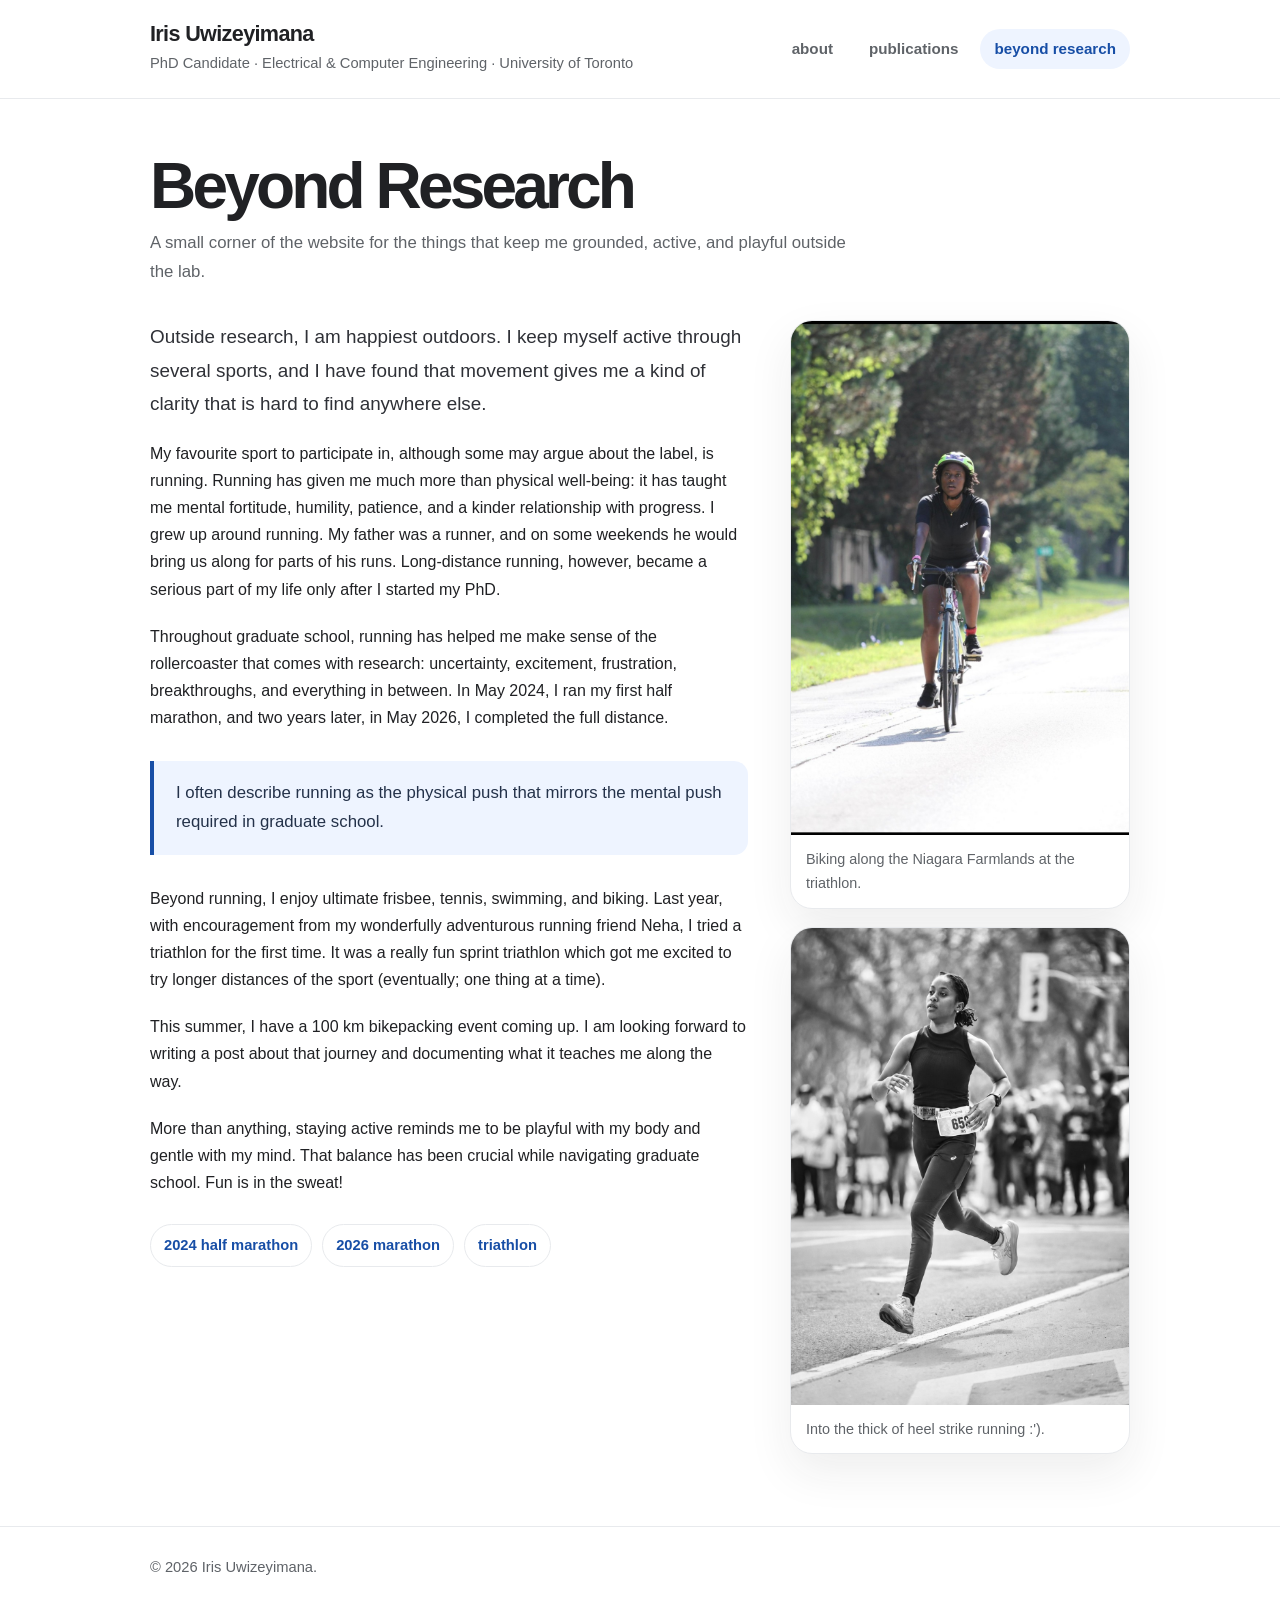
<file: beyond-research/index.html>
<!doctype html>
<html lang="en">
<head>
  <meta charset="utf-8">
  <meta name="viewport" content="width=device-width, initial-scale=1">
  <title>Beyond Research · Iris Uwizeyimana</title>
  <meta name="description" content="Beyond research: running, biking, and staying active outdoors.">
  <link rel="stylesheet" href="../assets/css/main.css">
</head>
<body>
  <header class="site-header">
    <div class="site-shell header-inner">
      <a class="brand" href="/" aria-label="Home">
        <span class="brand-name">Iris Uwizeyimana</span>
        <span class="brand-subtitle">PhD Candidate · Electrical &amp; Computer Engineering · University of Toronto</span>
      </a>
      <nav class="nav" aria-label="Primary navigation">
        <a href="/">about</a>
        <a href="/publications/">publications</a>
        <a class="active" href="/beyond-research/">beyond research</a>
      </nav>
    </div>
  </header>

  <main class="site-shell">
    <h1 class="page-title">Beyond Research</h1>
    <p class="page-kicker">A small corner of the website for the things that keep me grounded, active, and playful outside the lab.</p>

    <div class="beyond-grid">
      <article class="essay">
        <p class="lede">
          Outside research, I am happiest outdoors. I keep myself active through several sports, and I have found that movement gives me a kind of clarity that is hard to find anywhere else.
        </p>

        <p>
          My favourite sport to participate in, although some may argue about the label, is running. Running has given me much more than physical well-being: it has taught me mental fortitude, humility, patience, and a kinder relationship with progress. I grew up around running. My father was a runner, and on some weekends he would bring us along for parts of his runs. Long-distance running, however, became a serious part of my life only after I started my PhD.
        </p>

        <p>
          Throughout graduate school, running has helped me make sense of the rollercoaster that comes with research: uncertainty, excitement, frustration, breakthroughs, and everything in between. In May 2024, I ran my first half marathon, and two years later, in May 2026, I completed the full distance. 
        </p>

        <blockquote>
          I often describe running as the physical push that mirrors the mental push required in graduate school.
        </blockquote>

        <p>
          Beyond running, I enjoy ultimate frisbee, tennis, swimming, and biking. Last year, with encouragement from my wonderfully adventurous running friend Neha, I tried a triathlon for the first time. It was a really fun sprint triathlon which got me excited to try longer distances of the sport (eventually; one thing at a time).
        </p>

        <p>
          This summer, I have a 100 km bikepacking event coming up. I am looking forward to writing a post about that journey and documenting what it teaches me along the way.
        </p>

        <p>
          More than anything, staying active reminds me to be playful with my body and gentle with my mind. That balance has been crucial while navigating graduate school. Fun is in the sweat!
        </p>

        <div class="link-pills" aria-label="Race links">
          <a href="https://sportstats.one/event/toronto-marathon/leaderboard/130409?focus=5388&amp;type=pid" target="_blank" rel="noopener">2024 half marathon</a>
          <a href="https://sportstats.one/event/toronto-marathon/leaderboard/145787?focus=653&amp;type=pid" target="_blank" rel="noopener">2026 marathon</a>
          <a href="https://sportstats.one/event/womens-triathlon-festival/leaderboard/144580?focus=1682&amp;type=pid" target="_blank" rel="noopener">triathlon</a>
        </div>
      </article>

      <aside class="photo-stack" aria-label="Beyond research photos">
        <figure class="photo-card">
          <img src="../assets/img/cycling.jpg" alt="Iris riding a bicycle on a tree-lined road.">
          <figcaption>Biking along the Niagara Farmlands at the triathlon.</figcaption>
        </figure>
        <figure class="photo-card">
          <img src="../assets/img/running.jpg" alt="Iris running in a road race.">
          <figcaption>Into the thick of heel strike running :').</figcaption>
        </figure>
      </aside>
    </div>
  </main>

  <footer class="site-footer">
    <div class="site-shell">
      <p>© <span id="year">2026</span> Iris Uwizeyimana.</p>
    </div>
  </footer>
</body>
</html>
</file>
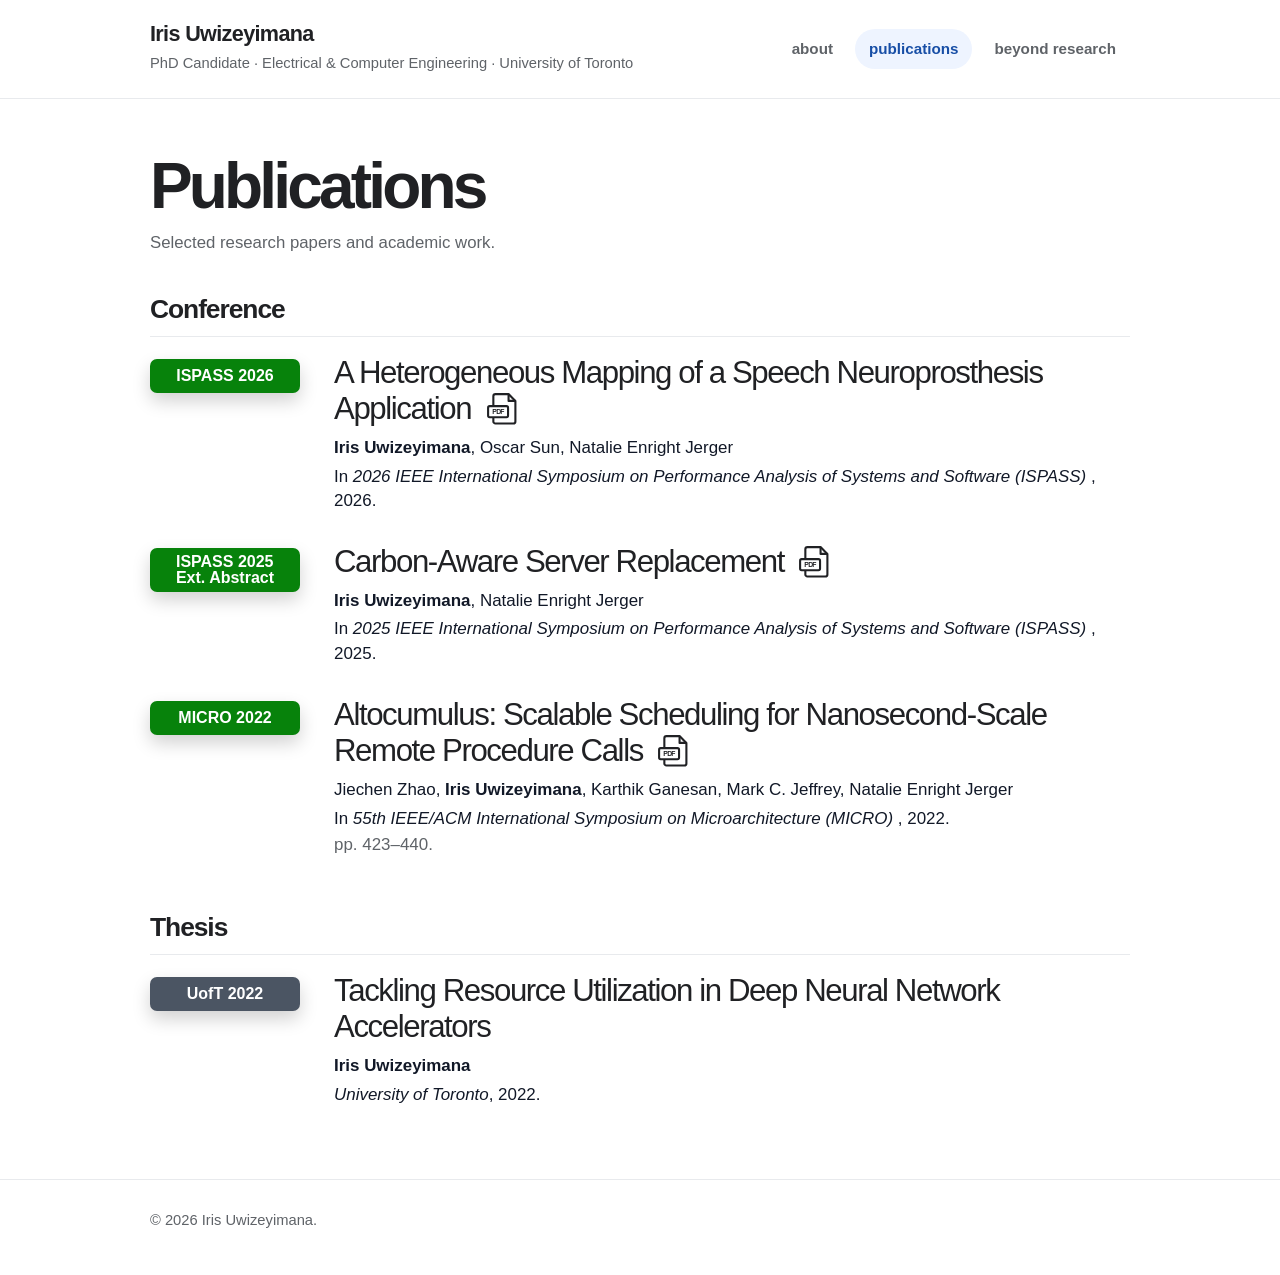
<file: publications/index.html>
<!doctype html>
<html lang="en">

<head>
  <meta charset="utf-8">
  <meta name="viewport" content="width=device-width, initial-scale=1">
  <title>Publications · Iris Uwizeyimana</title>
  <meta name="description" content="Publications by Iris Uwizeyimana.">
  <link rel="stylesheet" href="../assets/css/main.css">
</head>

<style>
  .pub-badge {
    color: #ffffff;
  }

  .pub-title-with-pdf {
    display: block;
  }

  .pub-title-with-pdf>a:first-child {
    display: inline;
  }

  .pub-pdf-link {
    display: inline-flex;
    align-items: center;
    justify-content: center;
    margin-left: 0.45rem;
    padding: 0;
    border: none;
    background: none;
    color: #1d1d1f;
    text-decoration: none;
    vertical-align: -0.4rem;
    transition: transform 0.15s ease, opacity 0.15s ease;
  }

  .pub-pdf-link:hover,
  .pub-pdf-link:focus-visible {
    color: #1d1d1f;
    background: none;
    opacity: 0.65;
    transform: translateY(-1px);
  }

  .pub-pdf-icon {
    width: 2.1rem;
    height: 2.1rem;
    overflow: visible;
  }
</style>
</head>

<body>
  <header class="site-header">
    <div class="site-shell header-inner">
      <a class="brand" href="/" aria-label="Home">
        <span class="brand-name">Iris Uwizeyimana</span>
        <span class="brand-subtitle">PhD Candidate · Electrical &amp; Computer Engineering · University of
          Toronto</span>
      </a>
      <nav class="nav" aria-label="Primary navigation">
        <a href="/">about</a>
        <a class="active" href="/publications/">publications</a>
        <a href="/beyond-research/">beyond research</a>
      </nav>
    </div>
  </header>

  <main class="site-shell">
    <h1 class="page-title">Publications</h1>
    <p class="page-kicker">Selected research papers and academic work.</p>

    <section class="publication-section" aria-labelledby="conference-publications">
      <h2 id="conference-publications" class="section-heading">Conference</h2>

      <div class="pub-list">
        <!-- ISPASS 2026 -->
        <article class="pub-item">
          <div class="pub-badge">ISPASS 2026</div>

          <div class="pub-content">
            <h3 class="pub-title pub-title-with-pdf">
              <a href="https://scholar.google.ca/scholar?q=%22A+Heterogeneous+Mapping+of+a+Speech+Neuroprosthesis+Application%22"
                target="_blank" rel="noopener">
                A Heterogeneous Mapping of a Speech Neuroprosthesis Application
              </a>

              <a class="pub-pdf-link"
                href="../papers_pdf/Heterogeneous_Compute.pdf"
                target="_blank" rel="noopener" title="Open PDF"
                aria-label="Open PDF: A Heterogeneous Mapping of a Speech Neuroprosthesis Application">
                <svg class="pub-pdf-icon" viewBox="0 0 64 64" aria-hidden="true">
                  <!-- Document outline -->
                  <path d="M18 4H43L56 17V56
               C56 58.2 54.2 60 52 60H18
               C15.8 60 14 58.2 14 56V8
               C14 5.8 15.8 4 18 4Z" fill="none" stroke="currentColor" stroke-width="4" stroke-linejoin="round" />

                  <!-- Folded corner -->
                  <path d="M43 4V17H56" fill="none" stroke="currentColor" stroke-width="4" stroke-linejoin="round" />

                  <!-- PDF label box -->
                  <rect x="4" y="27" width="38" height="21" rx="3" fill="white" stroke="currentColor"
                    stroke-width="4" />

                  <!-- PDF text -->
                  <text x="23" y="42" text-anchor="middle" font-family="Arial, sans-serif" font-size="13"
                    font-weight="700" fill="currentColor">
                    PDF
                  </text>
                </svg>
              </a>
            </h3>

            <p class="pub-authors">
              <span class="author-me">Iris Uwizeyimana</span>,
              Oscar Sun, Natalie Enright Jerger
            </p>

            <p class="pub-venue">
              In
              <em>
                2026 IEEE International Symposium on Performance Analysis
                of Systems and Software (ISPASS)
              </em>,
              2026.
            </p>
          </div>
        </article>


        <!-- ISPASS 2025 -->
        <article class="pub-item">
          <div class="pub-badge">
            ISPASS 2025 <br>
            Ext. Abstract
          </div>

          <div class="pub-content">
            <h3 class="pub-title pub-title-with-pdf">
              <a href="https://scholar.google.ca/scholar?q=%22Carbon-Aware+Server+Replacement%22+%22Iris+Uwizeyimana%22"
                target="_blank" rel="noopener">
                Carbon-Aware Server Replacement
              </a>

              <a class="pub-pdf-link" href="../papers_pdf/Carbon_Aware_Server_Replacement.pdf" target="_blank"
                rel="noopener" title="Open PDF" aria-label="Open PDF: Carbon-Aware Server Replacement">
                <svg class="pub-pdf-icon" viewBox="0 0 64 64" aria-hidden="true">
                  <!-- Document outline -->
                  <path d="M18 4H43L56 17V56
               C56 58.2 54.2 60 52 60H18
               C15.8 60 14 58.2 14 56V8
               C14 5.8 15.8 4 18 4Z" fill="none" stroke="currentColor" stroke-width="4" stroke-linejoin="round" />

                  <!-- Folded corner -->
                  <path d="M43 4V17H56" fill="none" stroke="currentColor" stroke-width="4" stroke-linejoin="round" />

                  <!-- PDF label box -->
                  <rect x="4" y="27" width="38" height="21" rx="3" fill="white" stroke="currentColor"
                    stroke-width="4" />

                  <!-- PDF text -->
                  <text x="23" y="42" text-anchor="middle" font-family="Arial, sans-serif" font-size="13"
                    font-weight="700" fill="currentColor">
                    PDF
                  </text>
                </svg>
              </a>
            </h3>

            <p class="pub-authors">
              <span class="author-me">Iris Uwizeyimana</span>,
              Natalie Enright Jerger
            </p>

            <p class="pub-venue">
              In
              <em>
                2025 IEEE International Symposium on Performance Analysis
                of Systems and Software (ISPASS)
              </em>,
              2025.
            </p>
          </div>
        </article>


        <!-- MICRO 2022 -->
        <article class="pub-item">
          <div class="pub-badge">MICRO 2022</div>

          <div class="pub-content">
            <h3 class="pub-title pub-title-with-pdf">
              <a href="https://scholar.google.ca/scholar?q=%22Altocumulus:+Scalable+scheduling+for+nanosecond-scale+remote+procedure+calls%22"
                target="_blank" rel="noopener">
                Altocumulus: Scalable Scheduling for Nanosecond-Scale
                Remote Procedure Calls
              </a>

              <a class="pub-pdf-link"
                href="https://www.eecg.utoronto.ca/~ganesa10/assets/pdfs/altocumulus-micro-2022.pdf" target="_blank"
                rel="noopener" title="Open PDF"
                aria-label="Open PDF: Altocumulus: Scalable Scheduling for Nanosecond-Scale Remote Procedure Calls">
                <svg class="pub-pdf-icon" viewBox="0 0 64 64" aria-hidden="true">
                  <!-- Document outline -->
                  <path d="M18 4H43L56 17V56
               C56 58.2 54.2 60 52 60H18
               C15.8 60 14 58.2 14 56V8
               C14 5.8 15.8 4 18 4Z" fill="none" stroke="currentColor" stroke-width="4" stroke-linejoin="round" />

                  <!-- Folded corner -->
                  <path d="M43 4V17H56" fill="none" stroke="currentColor" stroke-width="4" stroke-linejoin="round" />

                  <!-- PDF label box -->
                  <rect x="4" y="27" width="38" height="21" rx="3" fill="white" stroke="currentColor"
                    stroke-width="4" />

                  <!-- PDF text -->
                  <text x="23" y="42" text-anchor="middle" font-family="Arial, sans-serif" font-size="13"
                    font-weight="700" fill="currentColor">
                    PDF
                  </text>
                </svg>
              </a>
            </h3>

            <p class="pub-authors">
              Jiechen Zhao,
              <span class="author-me">Iris Uwizeyimana</span>,
              Karthik Ganesan, Mark C. Jeffrey,
              Natalie Enright Jerger
            </p>

            <p class="pub-venue">
              In
              <em>
                55th IEEE/ACM International Symposium on
                Microarchitecture (MICRO)
              </em>,
              2022.
            </p>

            <p class="pub-details">pp. 423–440.</p>
          </div>
        </article>

      </div>
    </section>

    <section class="publication-section thesis-section" aria-labelledby="thesis-publications">
      <h2 id="thesis-publications" class="section-heading">Thesis</h2>

      <div class="pub-list">
        <article class="pub-item">
          <div class="pub-badge pub-badge-secondary">UofT 2022</div>
          <div class="pub-content">
            <h3 class="pub-title">
              <a href="https://scholar.google.ca/scholar?q=%22Tackling+Resource+Utilization+in+Deep+Neural+Network+Accelerators%22"
                target="_blank" rel="noopener">
                Tackling Resource Utilization in Deep Neural Network Accelerators
              </a>
            </h3>
            <p class="pub-authors"><span class="author-me">Iris Uwizeyimana</span></p>
            <p class="pub-venue"><em>University of Toronto</em>, 2022.</p>
          </div>
        </article>
      </div>
    </section>
  </main>

  <footer class="site-footer">
    <div class="site-shell">
      <p>© <span id="year">2026</span> Iris Uwizeyimana.</p>
    </div>
  </footer>
</body>

</html>
</file>
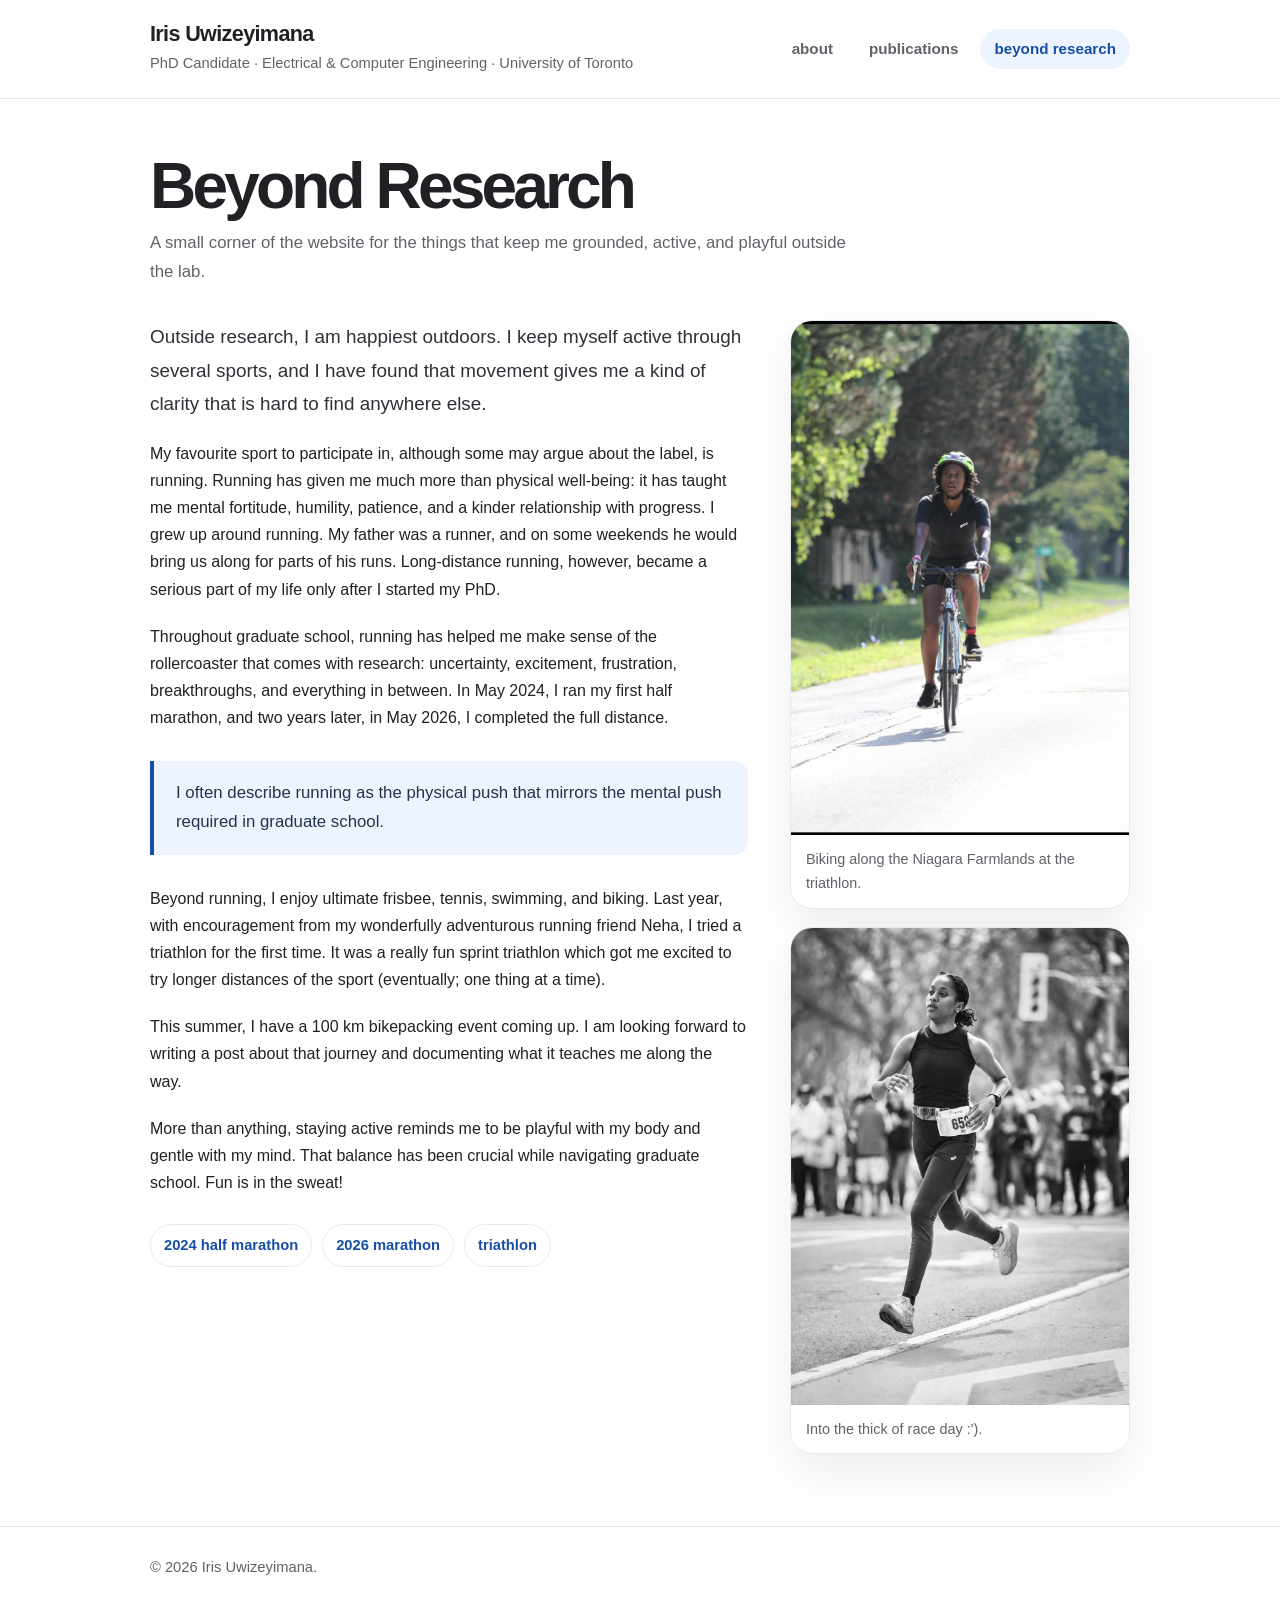
<file: beyond-research.html>
<!doctype html>
<html lang="en">
<head>
  <meta charset="utf-8">
  <meta name="viewport" content="width=device-width, initial-scale=1">
  <title>Beyond Research · Iris Uwizeyimana</title>
  <meta name="description" content="Beyond research: running, biking, and staying active outdoors.">
  <link rel="stylesheet" href="assets/css/main.css">
</head>
<body>
  <header class="site-header">
    <div class="site-shell header-inner">
      <a class="brand" href="index.html" aria-label="Home">
        <span class="brand-name">Iris Uwizeyimana</span>
        <span class="brand-subtitle">PhD Candidate · Electrical &amp; Computer Engineering · University of Toronto</span>
      </a>
      <nav class="nav" aria-label="Primary navigation">
        <a href="index.html">about</a>
        <a href="publications.html">publications</a>
        <a class="active" href="beyond-research.html">beyond research</a>
      </nav>
    </div>
  </header>

  <main class="site-shell">
    <h1 class="page-title">Beyond Research</h1>
    <p class="page-kicker">A small corner of the website for the things that keep me grounded, active, and playful outside the lab.</p>

    <div class="beyond-grid">
      <article class="essay">
        <p class="lede">
          Outside research, I am happiest outdoors. I keep myself active through several sports, and I have found that movement gives me a kind of clarity that is hard to find anywhere else.
        </p>

        <p>
          My favourite sport to participate in, although some may argue about the label, is running. Running has given me much more than physical well-being: it has taught me mental fortitude, humility, patience, and a kinder relationship with progress. I grew up around running. My father was a runner, and on some weekends he would bring us along for parts of his runs. Long-distance running, however, became a serious part of my life only after I started my PhD.
        </p>

        <p>
          Throughout graduate school, running has helped me make sense of the rollercoaster that comes with research: uncertainty, excitement, frustration, breakthroughs, and everything in between. In May 2024, I ran my first half marathon, and two years later, in May 2026, I completed the full distance. 
        </p>

        <blockquote>
          I often describe running as the physical push that mirrors the mental push required in graduate school.
        </blockquote>

        <p>
          Beyond running, I enjoy ultimate frisbee, tennis, swimming, and biking. Last year, with encouragement from my wonderfully adventurous running friend Neha, I tried a triathlon for the first time. It was a really fun sprint triathlon which got me excited to try longer distances of the sport (eventually; one thing at a time).
        </p>

        <p>
          This summer, I have a 100 km bikepacking event coming up. I am looking forward to writing a post about that journey and documenting what it teaches me along the way.
        </p>

        <p>
          More than anything, staying active reminds me to be playful with my body and gentle with my mind. That balance has been crucial while navigating graduate school. Fun is in the sweat!
        </p>

        <div class="link-pills" aria-label="Race links">
          <a href="https://sportstats.one/event/toronto-marathon/leaderboard/130409?focus=5388&amp;type=pid" target="_blank" rel="noopener">2024 half marathon</a>
          <a href="https://sportstats.one/event/toronto-marathon/leaderboard/145787?focus=653&amp;type=pid" target="_blank" rel="noopener">2026 marathon</a>
          <a href="https://sportstats.one/event/womens-triathlon-festival/leaderboard/144580?focus=1682&amp;type=pid" target="_blank" rel="noopener">triathlon</a>
        </div>
      </article>

      <aside class="photo-stack" aria-label="Beyond research photos">
        <figure class="photo-card">
          <img src="assets/img/cycling.jpg" alt="Iris riding a bicycle on a tree-lined road.">
          <figcaption>Biking along the Niagara Farmlands at the triathlon.</figcaption>
        </figure>
        <figure class="photo-card">
          <img src="assets/img/running.jpg" alt="Iris running in a road race.">
          <figcaption>Into the thick of race day :').</figcaption>
        </figure>
      </aside>
    </div>
  </main>

  <footer class="site-footer">
    <div class="site-shell">
      <p>© <span id="year">2026</span> Iris Uwizeyimana.</p>
    </div>
  </footer>
</body>
</html>
</file>
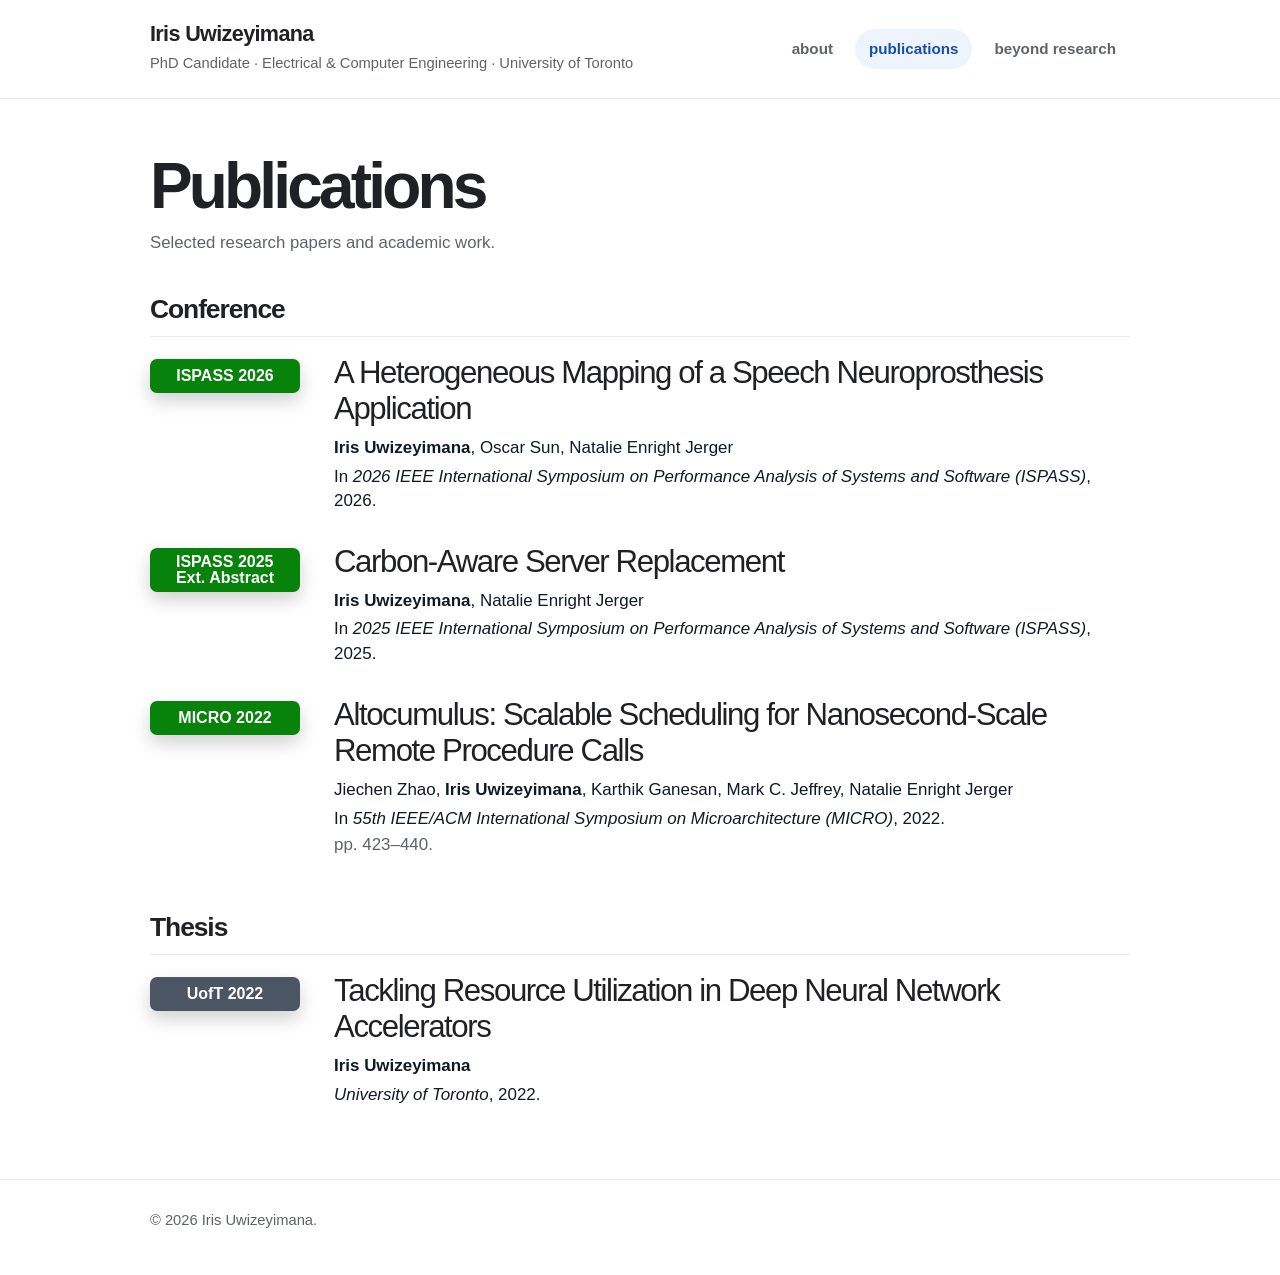
<file: publications.html>
<!doctype html>
<html lang="en">
<head>
  <meta charset="utf-8">
  <meta name="viewport" content="width=device-width, initial-scale=1">
  <title>Publications · Iris Uwizeyimana</title>
  <meta name="description" content="Publications by Iris Uwizeyimana.">
  <link rel="stylesheet" href="assets/css/main.css">
</head>
<body>
  <header class="site-header">
    <div class="site-shell header-inner">
      <a class="brand" href="index.html" aria-label="Home">
        <span class="brand-name">Iris Uwizeyimana</span>
        <span class="brand-subtitle">PhD Candidate · Electrical &amp; Computer Engineering · University of Toronto</span>
      </a>
      <nav class="nav" aria-label="Primary navigation">
        <a href="index.html">about</a>
        <a class="active" href="publications.html">publications</a>
        <a href="beyond-research.html">beyond research</a>
      </nav>
    </div>
  </header>

  <main class="site-shell">
    <h1 class="page-title">Publications</h1>
    <p class="page-kicker">Selected research papers and academic work.</p>

    <section class="publication-section" aria-labelledby="conference-publications">
      <h2 id="conference-publications" class="section-heading">Conference</h2>

      <div class="pub-list">
        <article class="pub-item">
          <div class="pub-badge">ISPASS 2026</div>
          <div class="pub-content">
            <h3 class="pub-title">
              <a href="https://scholar.google.ca/scholar?q=%22A+Heterogeneous+Mapping+of+a+Speech+Neuroprosthesis+Application%22" target="_blank" rel="noopener">
                A Heterogeneous Mapping of a Speech Neuroprosthesis Application
              </a>
            </h3>
            <p class="pub-authors"><span class="author-me">Iris Uwizeyimana</span>, Oscar Sun, Natalie Enright Jerger</p>
            <p class="pub-venue">In <em>2026 IEEE International Symposium on Performance Analysis of Systems and Software (ISPASS)</em>, 2026.</p>
          </div>
        </article>

        <article class="pub-item">
          <div class="pub-badge">ISPASS 2025 <br> Ext. Abstract</div>
          <div class="pub-content">
            <h3 class="pub-title">
              <a href="https://scholar.google.ca/scholar?q=%22Carbon-Aware+Server+Replacement%22+%22Iris+Uwizeyimana%22" target="_blank" rel="noopener">
                Carbon-Aware Server Replacement
              </a>
            </h3>
            <p class="pub-authors"><span class="author-me">Iris Uwizeyimana</span>, Natalie Enright Jerger</p>
            <p class="pub-venue">In <em>2025 IEEE International Symposium on Performance Analysis of Systems and Software (ISPASS)</em>, 2025.</p>
          </div>
        </article>

        <article class="pub-item">
          <div class="pub-badge">MICRO 2022</div>
          <div class="pub-content">
            <h3 class="pub-title">
              <a href="https://scholar.google.ca/scholar?q=%22Altocumulus:+Scalable+scheduling+for+nanosecond-scale+remote+procedure+calls%22" target="_blank" rel="noopener">
                Altocumulus: Scalable Scheduling for Nanosecond-Scale Remote Procedure Calls
              </a>
            </h3>
            <p class="pub-authors">Jiechen Zhao, <span class="author-me">Iris Uwizeyimana</span>, Karthik Ganesan, Mark C. Jeffrey, Natalie Enright Jerger</p>
            <p class="pub-venue">In <em>55th IEEE/ACM International Symposium on Microarchitecture (MICRO)</em>, 2022.</p>
            <p class="pub-details">pp. 423–440.</p>
          </div>
        </article>
      </div>
    </section>

    <section class="publication-section thesis-section" aria-labelledby="thesis-publications">
      <h2 id="thesis-publications" class="section-heading">Thesis</h2>

      <div class="pub-list">
        <article class="pub-item">
          <div class="pub-badge pub-badge-secondary">UofT 2022</div>
          <div class="pub-content">
            <h3 class="pub-title">
              <a href="https://scholar.google.ca/scholar?q=%22Tackling+Resource+Utilization+in+Deep+Neural+Network+Accelerators%22" target="_blank" rel="noopener">
                Tackling Resource Utilization in Deep Neural Network Accelerators
              </a>
            </h3>
            <p class="pub-authors"><span class="author-me">Iris Uwizeyimana</span></p>
            <p class="pub-venue"><em>University of Toronto</em>, 2022.</p>
          </div>
        </article>
      </div>
    </section>
  </main>

  <footer class="site-footer">
    <div class="site-shell">
      <p>© <span id="year">2026</span> Iris Uwizeyimana.</p>
    </div>
  </footer>
</body>
</html>
</file>
<file: assets/css/main.css>
:root {
  --bg: #ffffff;
  --text: #202124;
  --muted: #5f6368;
  --line: #e8eaed;
  --accent: #174ea6;
  --accent-soft: #eef4ff;
  --card: #fafafa;
  --shadow: 0 18px 45px rgba(32, 33, 36, 0.08);
  --radius: 18px;
  --content-width: 980px;
}

* {
  box-sizing: border-box;
}

html {
  scroll-behavior: smooth;
}

body {
  margin: 0;
  background: var(--bg);
  color: var(--text);
  font-family: -apple-system, BlinkMacSystemFont, "Segoe UI", Roboto, Helvetica, Arial, sans-serif;
  font-size: 16px;
  line-height: 1.7;
}

body::selection,
::selection {
  background: var(--accent-soft);
}

a {
  color: var(--accent);
  text-decoration: none;
  text-underline-offset: 0.22em;
}

a:hover,
a:focus {
  text-decoration: underline;
}

.site-shell {
  width: min(calc(100% - 40px), var(--content-width));
  margin: 0 auto;
}

.site-header {
  border-bottom: 1px solid var(--line);
  background: rgba(255, 255, 255, 0.92);
  backdrop-filter: blur(12px);
  position: sticky;
  top: 0;
  z-index: 20;
}

.header-inner {
  display: flex;
  align-items: center;
  justify-content: space-between;
  gap: 24px;
  padding: 22px 0;
}

.brand {
  min-width: 260px;
}

.brand-name {
  display: block;
  color: var(--text);
  font-size: 1.35rem;
  font-weight: 720;
  letter-spacing: -0.03em;
  line-height: 1.15;
}

.brand-subtitle {
  display: block;
  color: var(--muted);
  font-size: 0.92rem;
  margin-top: 4px;
}

.nav {
  display: flex;
  align-items: center;
  gap: 8px;
  flex-wrap: wrap;
  justify-content: flex-end;
}

.nav a {
  color: var(--muted);
  border-radius: 999px;
  padding: 7px 14px;
  font-size: 0.95rem;
  font-weight: 600;
  text-decoration: none;
}

.nav a:hover,
.nav a:focus,
.nav a.active {
  color: var(--accent);
  background: var(--accent-soft);
}

main {
  padding: 54px 0 72px;
}

.page-title {
  margin: 0 0 10px;
  font-size: clamp(2.1rem, 5vw, 4.1rem);
  line-height: 1.04;
  letter-spacing: -0.06em;
}

.page-kicker {
  margin: 0 0 34px;
  color: var(--muted);
  max-width: 720px;
  font-size: 1.05rem;
}

.hero-card,
.blank-card,
.note-card {
  border: 1px solid var(--line);
  border-radius: var(--radius);
  background: var(--card);
  padding: 30px;
  box-shadow: var(--shadow);
}

.hero-card h2,
.blank-card h2,
.note-card h2 {
  margin-top: 0;
  letter-spacing: -0.03em;
}

.blank-card {
  min-height: 320px;
  display: grid;
  place-items: center;
  text-align: center;
}

.blank-card p {
  margin: 0 auto;
  max-width: 560px;
  color: var(--muted);
}

.meta-list {
  display: grid;
  gap: 12px;
  margin: 24px 0 0;
  padding: 0;
  list-style: none;
}

.meta-list li {
  display: flex;
  gap: 12px;
  align-items: baseline;
}

.meta-list strong {
  min-width: 92px;
  color: var(--text);
}

.beyond-grid {
  display: grid;
  grid-template-columns: minmax(0, 1fr) 340px;
  gap: 42px;
  align-items: start;
}

.essay {
  max-width: 680px;
}

.essay p {
  margin: 0 0 1.25rem;
}

.essay p.lede {
  font-size: 1.18rem;
  color: #2f3137;
  line-height: 1.75;
}

.essay blockquote {
  margin: 30px 0;
  padding: 18px 22px;
  border-left: 4px solid var(--accent);
  background: var(--accent-soft);
  border-radius: 0 14px 14px 0;
  color: #24324a;
  font-size: 1.05rem;
}

.photo-stack {
  display: grid;
  gap: 18px;
  position: sticky;
  top: 120px;
}

.photo-card {
  margin: 0;
  border: 1px solid var(--line);
  border-radius: 22px;
  overflow: hidden;
  background: #fff;
  box-shadow: var(--shadow);
}

.photo-card img {
  display: block;
  width: 100%;
  height: auto;
}

.photo-card figcaption {
  padding: 12px 15px;
  color: var(--muted);
  font-size: 0.9rem;
}

.link-pills {
  display: flex;
  flex-wrap: wrap;
  gap: 10px;
  margin: 28px 0 0;
}

.link-pills a {
  border: 1px solid var(--line);
  border-radius: 999px;
  padding: 8px 13px;
  background: #fff;
  font-size: 0.92rem;
  font-weight: 650;
}

.site-footer {
  border-top: 1px solid var(--line);
  color: var(--muted);
  font-size: 0.92rem;
  padding: 28px 0 42px;
}

.site-footer p {
  margin: 0;
}

@media (max-width: 820px) {
  .header-inner {
    align-items: flex-start;
    flex-direction: column;
  }

  .nav {
    justify-content: flex-start;
  }

  .beyond-grid {
    grid-template-columns: 1fr;
  }

  .about-grid {
    grid-template-columns: 1fr;
  }

  .profile-card {
    max-width: 340px;
  }

  .photo-stack {
    position: static;
    grid-template-columns: repeat(2, minmax(0, 1fr));
  }
}

@media (max-width: 560px) {
  .site-shell {
    width: min(calc(100% - 26px), var(--content-width));
  }

  main {
    padding-top: 34px;
  }

  .photo-stack {
    grid-template-columns: 1fr;
  }

  .hero-card,
  .blank-card,
  .note-card {
    padding: 22px;
  }
}


.about-grid {
  display: grid;
  grid-template-columns: 300px minmax(0, 1fr);
  gap: 36px;
  align-items: start;
}

.profile-card,
.about-card {
  border: 1px solid var(--line);
  border-radius: var(--radius);
  background: #fff;
  box-shadow: var(--shadow);
}

.profile-card {
  overflow: hidden;
}

.profile-photo {
  display: block;
  width: 100%;
  aspect-ratio: 1 / 1;
  object-fit: cover;
}

.profile-meta {
  padding: 18px 20px 20px;
  text-align: center;
}

.profile-name {
  margin: 0;
  font-size: 1.5rem;
  line-height: 1.2;
  letter-spacing: -0.03em;
}

.profile-role {
  margin: 8px 0 10px;
  color: var(--muted);
  font-size: 0.95rem;
}

.profile-email {
  margin: 0;
  font-size: 0.96rem;
  word-break: break-word;
}

.about-card {
  padding: 30px;
}

.about-card h2 {
  margin-top: 0;
  letter-spacing: -0.03em;
}

.about-card p {
  margin: 0 0 1.15rem;
}

.social-links {
  display: flex;
  flex-wrap: wrap;
  gap: 12px;
  margin-top: 22px;
}

.social-links a {
  display: inline-flex;
  align-items: center;
  gap: 8px;
  border: 1px solid var(--line);
  border-radius: 999px;
  padding: 10px 14px;
  background: var(--accent-soft);
  font-weight: 650;
  text-decoration: none;
}

.social-links a:hover,
.social-links a:focus {
  text-decoration: none;
}


@media (max-width: 820px) {
  .about-grid {
    grid-template-columns: 1fr;
  }

  .profile-card {
    max-width: 340px;
  }
}

@media (max-width: 560px) {
  .social-links {
    flex-direction: column;
    align-items: flex-start;
  }
}


/* Publications page */
.publication-section {
  margin-top: 36px;
}

.thesis-section {
  margin-top: 54px;
}

.section-heading {
  margin: 0 0 22px;
  padding-bottom: 10px;
  border-bottom: 1px solid var(--line);
  font-size: 1.65rem;
  line-height: 1.2;
  letter-spacing: -0.04em;
}

.pub-list {
  display: grid;
  gap: 34px;
}

.pub-item {
  display: grid;
  grid-template-columns: 150px minmax(0, 1fr);
  gap: 34px;
  align-items: start;
}

.pub-badge {
  display: inline-flex;
  align-items: center;
  justify-content: center;
  min-height: 34px;
  padding: 6px 16px;
  border-radius: 7px;
  background: #07820b;
  color: #fff;
  font-weight: 800;
  line-height: 1;
  box-shadow: 0 8px 18px rgba(0, 0, 0, 0.18);
  white-space: nowrap;
}

.pub-badge-secondary {
  background: #4b5563;
}

.pub-content {
  min-width: 0;
}

.pub-title {
  margin: -4px 0 8px;
  font-size: clamp(1.35rem, 3vw, 1.95rem);
  line-height: 1.18;
  font-weight: 520;
  letter-spacing: -0.045em;
}

.pub-title a {
  color: var(--text);
  text-decoration: none;
}

.pub-title a:hover,
.pub-title a:focus {
  color: var(--accent);
  text-decoration: underline;
}

.pub-authors,
.pub-venue,
.pub-details {
  margin: 0;
  color: #111827;
  font-size: 1.06rem;
  line-height: 1.45;
}

.pub-venue {
  margin-top: 4px;
}

.pub-details {
  margin-top: 2px;
  color: var(--muted);
}

.author-me {
  font-weight: 700;
}

@media (max-width: 720px) {
  .pub-item {
    grid-template-columns: 1fr;
    gap: 14px;
  }

  .pub-badge {
    justify-self: start;
  }
}


.social-icon {
  width: 22px;
  height: 22px;
  object-fit: contain;
  display: inline-block;
}
</file>
